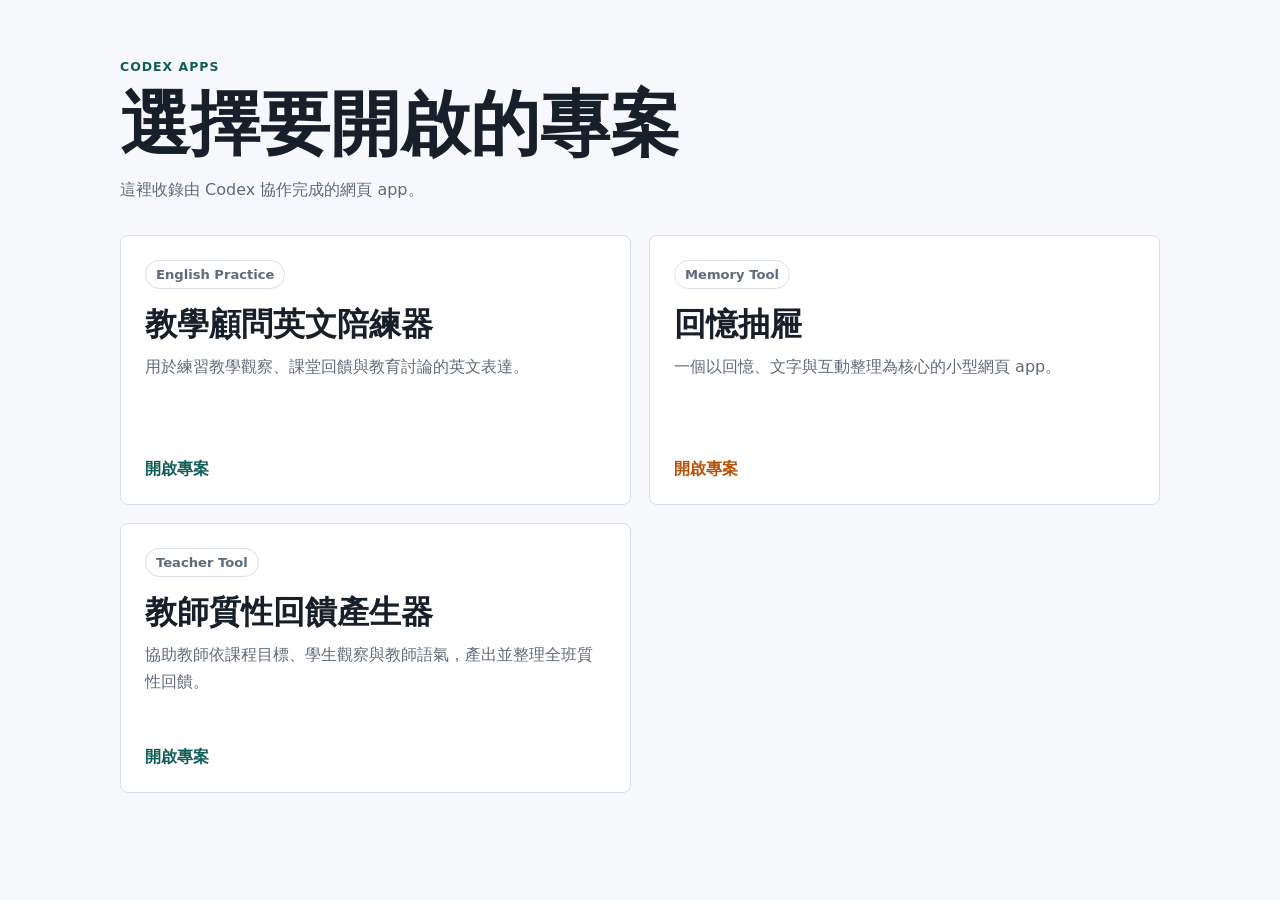
<file: index.html>
<!doctype html>
<html lang="zh-Hant">
  <head>
    <meta charset="UTF-8" />
    <meta name="viewport" content="width=device-width, initial-scale=1.0" />
    <title>Codex Apps</title>
    <style>
      :root {
        color-scheme: light;
        --ink: #17202a;
        --muted: #5f6b7a;
        --line: #d8dee8;
        --paper: #f7f8fb;
        --panel: #ffffff;
        --accent: #0f766e;
        --accent-dark: #115e59;
        --warm: #b45309;
      }
      * { box-sizing: border-box; }
      body {
        margin: 0;
        min-height: 100vh;
        font-family: Inter, ui-sans-serif, system-ui, -apple-system, BlinkMacSystemFont, "Segoe UI", sans-serif;
        background: var(--paper);
        color: var(--ink);
      }
      main {
        width: min(1040px, calc(100% - 32px));
        margin: 0 auto;
        padding: 56px 0;
      }
      header { margin-bottom: 32px; }
      p {
        color: var(--muted);
        font-size: 1rem;
        line-height: 1.7;
        margin: 0;
      }
      .eyebrow {
        color: var(--accent-dark);
        font-size: 0.78rem;
        font-weight: 800;
        letter-spacing: 0.08em;
        text-transform: uppercase;
      }
      h1 {
        font-size: clamp(2.2rem, 6vw, 4.4rem);
        line-height: 1;
        margin: 12px 0 16px;
        max-width: 820px;
      }
      .apps {
        display: grid;
        grid-template-columns: repeat(2, minmax(0, 1fr));
        gap: 18px;
      }
      .app-card {
        display: flex;
        min-height: 270px;
        flex-direction: column;
        justify-content: space-between;
        padding: 24px;
        border: 1px solid var(--line);
        border-radius: 8px;
        background: var(--panel);
        color: inherit;
        text-decoration: none;
        transition: border-color 160ms ease, transform 160ms ease, box-shadow 160ms ease;
      }
      .app-card:hover,
      .app-card:focus-visible {
        border-color: var(--accent);
        box-shadow: 0 16px 40px rgb(15 118 110 / 0.12);
        outline: none;
        transform: translateY(-2px);
      }
      .tag {
        display: inline-flex;
        width: fit-content;
        align-items: center;
        border: 1px solid var(--line);
        border-radius: 999px;
        padding: 6px 10px;
        color: var(--muted);
        font-size: 0.82rem;
        font-weight: 700;
      }
      h2 {
        margin: 18px 0 10px;
        font-size: clamp(1.45rem, 3vw, 2rem);
        line-height: 1.12;
      }
      .open {
        color: var(--accent-dark);
        font-weight: 800;
      }
      .memory .open { color: var(--warm); }
      @media (max-width: 760px) {
        main { padding: 36px 0; }
        .apps { grid-template-columns: 1fr; }
        .app-card { min-height: 230px; }
      }
    </style>
  </head>
  <body>
    <main>
      <header>
        <p class="eyebrow">Codex Apps</p>
        <h1>選擇要開啟的專案</h1>
        <p>這裡收錄由 Codex 協作完成的網頁 app。</p>
      </header>

      <section class="apps" aria-label="available apps">
        <a class="app-card" href="./teaching-consultant-english-coach/">
          <div>
            <span class="tag">English Practice</span>
            <h2>教學顧問英文陪練器</h2>
            <p>用於練習教學觀察、課堂回饋與教育討論的英文表達。</p>
          </div>
          <span class="open">開啟專案</span>
        </a>

        <a class="app-card memory" href="./memory-drawer/">
          <div>
            <span class="tag">Memory Tool</span>
            <h2>回憶抽屜</h2>
            <p>一個以回憶、文字與互動整理為核心的小型網頁 app。</p>
          </div>
          <span class="open">開啟專案</span>
        </a>

        <a class="app-card" href="./teacher-feedback-generator/">
          <div>
            <span class="tag">Teacher Tool</span>
            <h2>教師質性回饋產生器</h2>
            <p>協助教師依課程目標、學生觀察與教師語氣，產出並整理全班質性回饋。</p>
          </div>
          <span class="open">開啟專案</span>
        </a>
      </section>
    </main>
  </body>
</html>
</file>
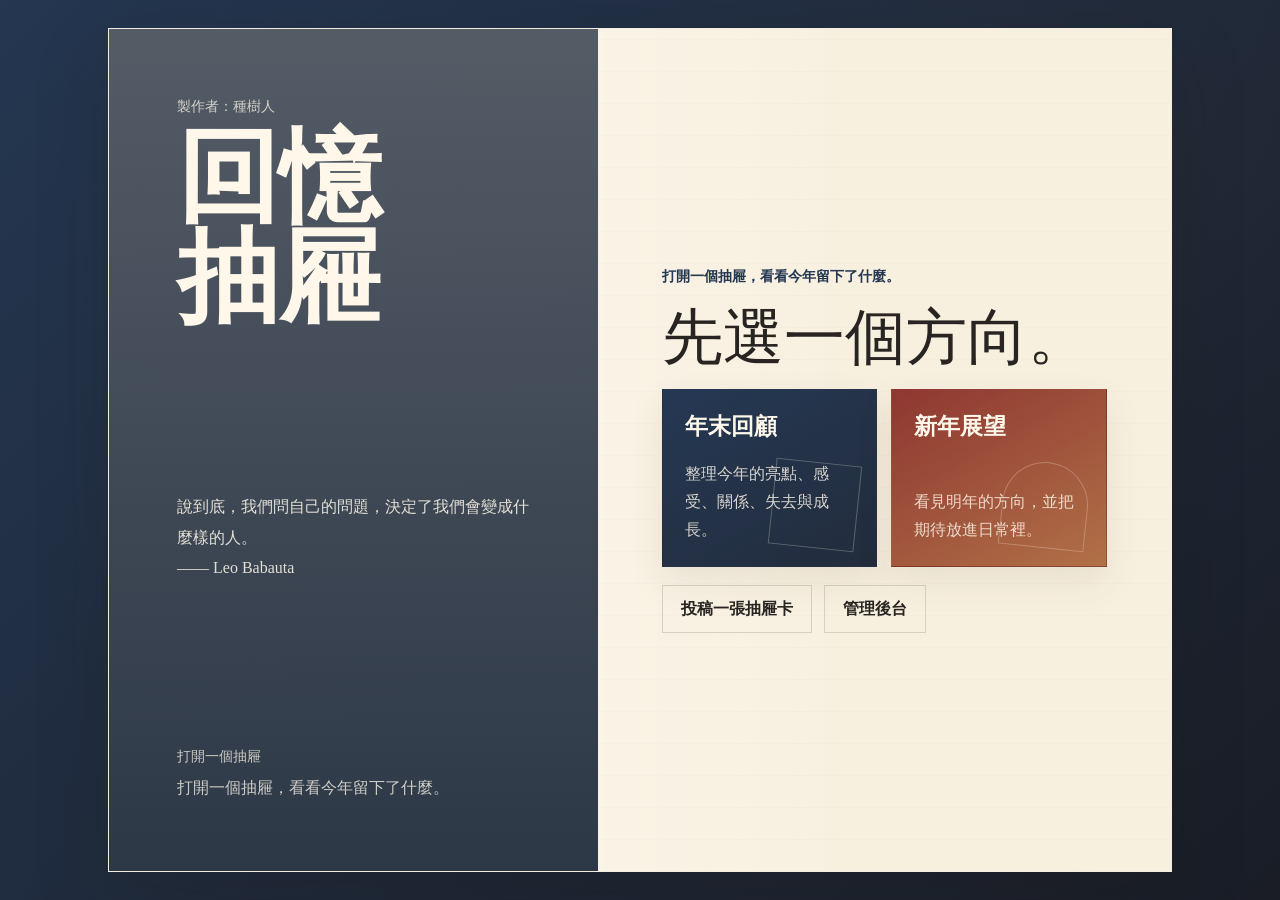
<file: memory-drawer/index.html>
<!doctype html>
<html lang="zh-Hant">
  <head>
    <meta charset="UTF-8" />
    <meta name="viewport" content="width=device-width, initial-scale=1.0" />
    <title>回憶抽屜</title>
    <link rel="stylesheet" href="styles.css" />
  </head>
  <body>
    <main id="app" class="app-shell"></main>
    <script src="app.js"></script>
  </body>
</html>
</file>
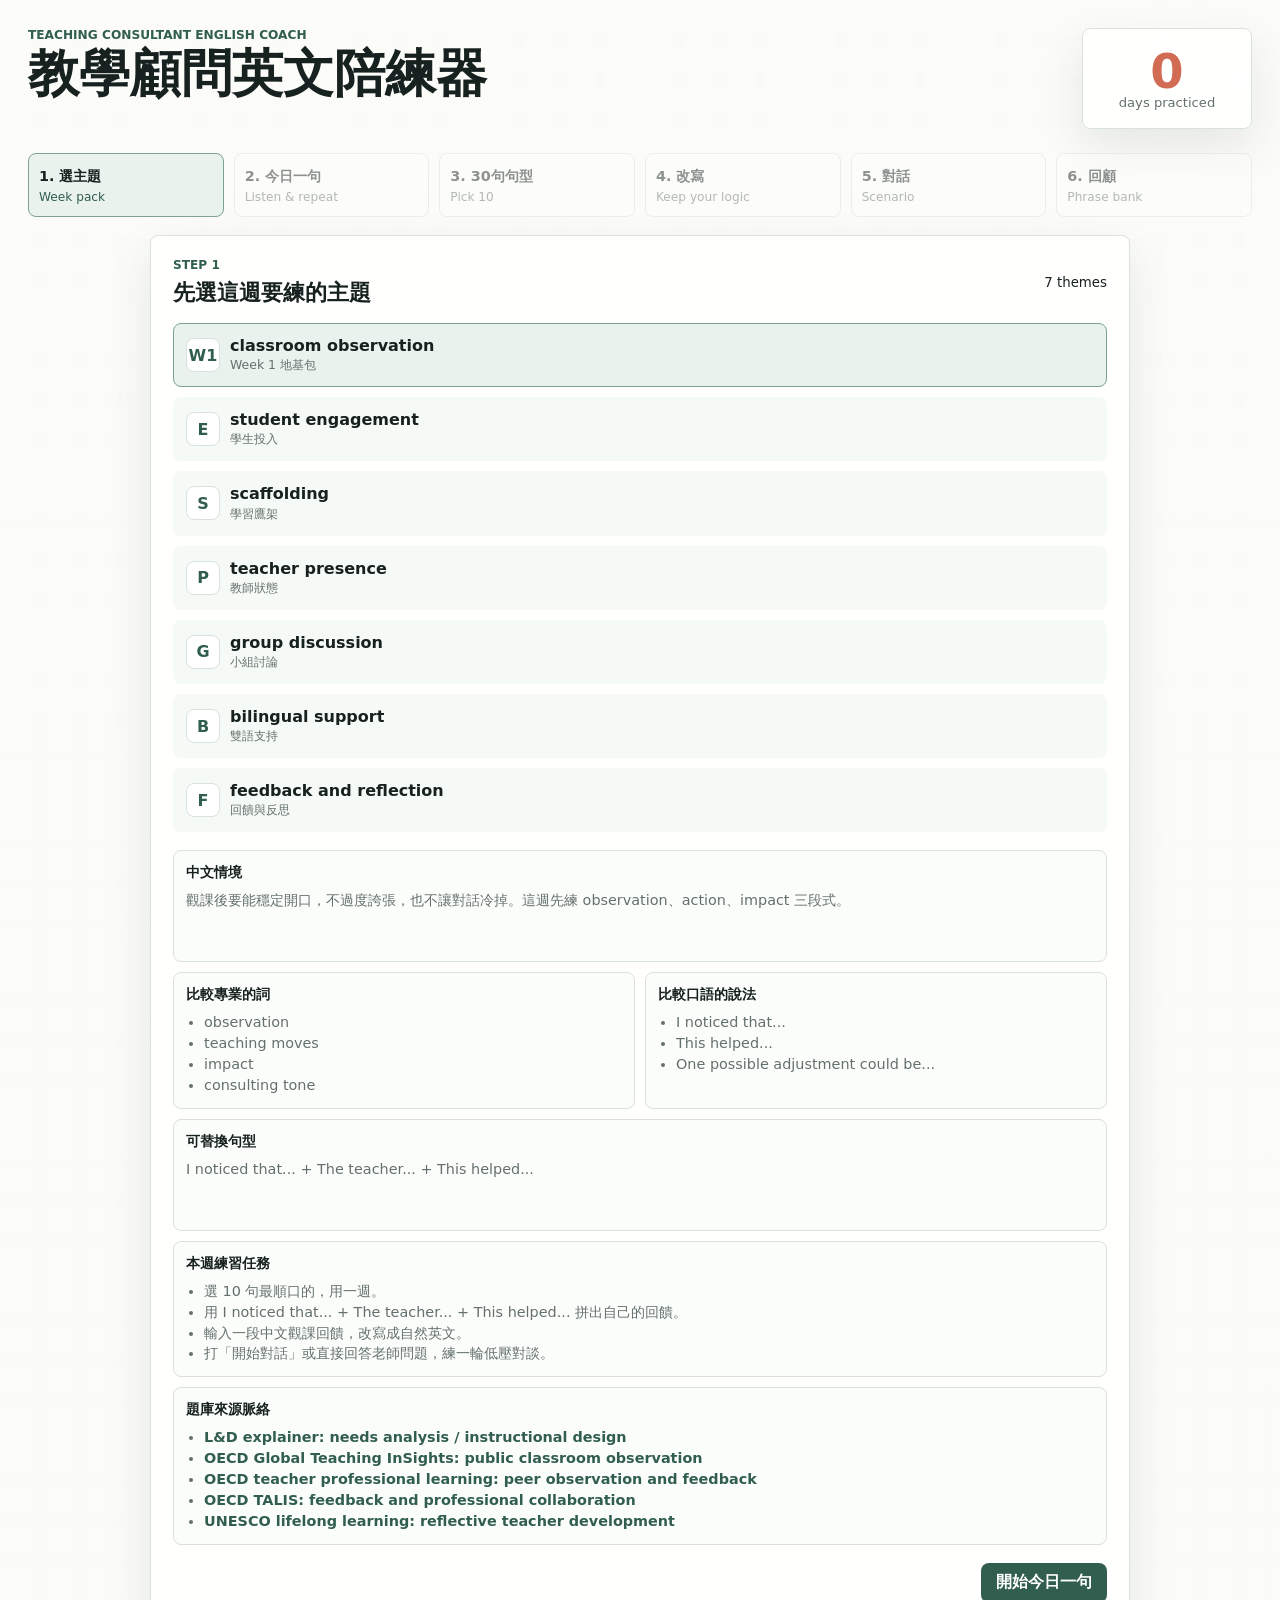
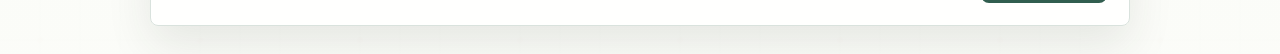
<file: teaching-consultant-english-coach/index.html>
<!doctype html>
<html lang="zh-Hant">
  <head>
    <meta charset="UTF-8" />
    <meta name="viewport" content="width=device-width, initial-scale=1.0" />
    <title>Teaching English Coach</title>
    <link rel="stylesheet" href="./styles.css" />
  </head>
  <body>
    <main class="app-shell">
      <header class="topbar">
        <div>
          <p class="eyebrow">Teaching Consultant English Coach</p>
          <h1>教學顧問英文陪練器</h1>
        </div>
        <div class="streak-panel" aria-label="learning progress">
          <span class="streak-number" id="streakCount">0</span>
          <span class="streak-label">days practiced</span>
        </div>
      </header>

      <nav class="stage-nav" id="stageNav" aria-label="learning steps"></nav>

      <section class="learning-flow" aria-label="progressive learning flow">
        <section class="stage-card" data-stage="0" aria-label="weekly themes">
          <div class="panel-header">
            <div>
              <p class="eyebrow">Step 1</p>
              <h2>先選這週要練的主題</h2>
            </div>
            <small id="themeCount">7 themes</small>
          </div>
          <div class="theme-list" id="themeList"></div>
          <div class="toolkit" id="themeToolkit"></div>
          <div class="stage-actions">
            <button class="primary-button" type="button" data-next-stage="1">開始今日一句</button>
          </div>
        </section>

        <section class="stage-card" data-stage="1" aria-label="daily prompt">
          <div class="panel-header">
            <div>
              <p class="eyebrow">Step 2</p>
              <h2 id="dailyTitle">今日一句</h2>
            </div>
            <button class="icon-button" id="completeTaskButton" type="button" aria-label="mark task complete" title="Mark complete">✓</button>
          </div>
          <div class="sentence-card">
            <p id="dailySentence"></p>
            <span class="source-pill" id="dailySource"></span>
            <div class="sentence-actions">
              <button class="ghost-button" id="speakButton" type="button">▶ Listen</button>
              <button class="ghost-button" id="favoriteDailyButton" type="button">♡ 喜歡</button>
              <button class="ghost-button" id="practiceDailyButton" type="button">↻ 再練</button>
            </div>
          </div>
          <div class="task-steps" id="taskSteps"></div>
          <div class="daily-question" id="dailyQuestion"></div>
          <div class="stage-actions">
            <button class="secondary-button" type="button" data-next-stage="0">回主題</button>
            <button class="primary-button" type="button" data-next-stage="2">看 30 句核心句</button>
          </div>
        </section>

        <section class="stage-card" data-stage="2" aria-label="core sentence patterns">
          <div class="panel-header compact">
            <div>
              <p class="eyebrow">Step 3</p>
              <h2>句型與專業詞卡</h2>
            </div>
          </div>
          <p class="stage-copy">先選 10 句你最順口的，不需要一次全部背起來。</p>
          <div class="source-note" id="coreSourceNote"></div>
          <div class="mode-switch" aria-label="sentence source">
            <button class="mode-button" id="builtInModeButton" type="button">內建句型</button>
            <button class="mode-button" id="savedModeButton" type="button">我的儲存句型</button>
          </div>
          <div class="question-bank" id="questionBank"></div>
          <div class="vocab-cards" id="vocabCards"></div>
          <div class="core-sentences" id="coreSentences"></div>
          <div class="stage-actions">
            <button class="secondary-button" type="button" data-next-stage="1">回今日一句</button>
            <button class="primary-button" type="button" data-next-stage="3">進入改寫練習</button>
          </div>
        </section>

        <section class="stage-card" data-stage="3" aria-label="rewrite practice">
          <div class="panel-header compact">
            <div>
              <p class="eyebrow">Step 4</p>
              <h2>把你的觀察改成英文</h2>
            </div>
          </div>
          <label class="field">
            <span>換成你的觀察句</span>
            <textarea id="dailyInput" rows="5" placeholder="例如：老師用圖片和手勢幫助學生理解課堂流程。"></textarea>
          </label>
          <div class="button-row">
            <button class="primary-button" id="rewriteDailyButton" type="button">產生回饋改寫</button>
            <button class="secondary-button" id="saveDailyButton" type="button">收藏到句庫</button>
          </div>
          <div class="feedback-box" id="dailyFeedback" aria-live="polite"></div>

          <div class="divider"></div>

          <label class="field">
            <span>或輸入一段完整中文觀察</span>
            <textarea id="rewriteInput" rows="7">老師自己看起來也很享受這門課，無論是在台前或者繞教室看學生狀況，都帶著韻律與熱情。</textarea>
          </label>
          <button class="primary-button full" id="rewriteButton" type="button">生成三種版本</button>
          <div class="rewrite-results" id="rewriteResults"></div>
          <div class="stage-actions">
            <button class="secondary-button" type="button" data-next-stage="2">回 30 句</button>
            <button class="primary-button" type="button" data-next-stage="4">進入情境對話</button>
          </div>
        </section>

        <section class="stage-card" data-stage="4" aria-label="scenario conversation">
          <div class="panel-header compact">
            <div>
              <p class="eyebrow">Step 5</p>
              <h2>觀課後回饋對話</h2>
            </div>
            <button class="ghost-button" id="resetDialogueButton" type="button">Reset</button>
          </div>
          <div class="chat-window" id="chatWindow"></div>
          <div class="chat-input-row">
            <input id="chatInput" type="text" placeholder="用英文或中文回答都可以" />
            <button class="primary-button" id="sendChatButton" type="button">Send</button>
          </div>
          <div class="stage-actions">
            <button class="secondary-button" type="button" data-next-stage="3">回改寫</button>
            <button class="primary-button" type="button" data-next-stage="5">看句庫與回顧</button>
          </div>
        </section>

        <section class="stage-card" data-stage="5" aria-label="phrase bank and weekly review">
          <div class="summary-grid">
            <section class="bank-panel" aria-label="personal sentence bank">
              <div class="panel-header compact">
                <div>
                  <p class="eyebrow">My Phrase Bank</p>
                  <h2>我的專業句庫</h2>
                </div>
                <select id="bankFilter" aria-label="filter phrase bank">
                  <option value="all">All</option>
                  <option value="opening">開場句</option>
                  <option value="praise">稱讚句</option>
                  <option value="observation">觀察句</option>
                  <option value="suggestion">建議句</option>
                  <option value="favorite">喜歡的句型</option>
                  <option value="practice">想再練習</option>
                  <option value="meeting">下次開會可用</option>
                </select>
              </div>
              <div class="phrase-bank" id="phraseBank"></div>
            </section>

            <section class="review-panel" aria-label="weekly review">
              <div class="panel-header compact">
                <div>
                  <p class="eyebrow">Weekly Review</p>
                  <h2>本週回顧</h2>
                </div>
              </div>
              <div class="review-stats">
                <div><strong id="completedCount">0</strong><span>完成任務</span></div>
                <div><strong id="savedCount">0</strong><span>收藏句子</span></div>
                <div><strong id="practiceCount">0</strong><span>對話輪次</span></div>
              </div>
              <p class="review-copy" id="weeklyReview"></p>
            </section>
          </div>
          <div class="stage-actions">
            <button class="secondary-button" type="button" data-next-stage="4">回對話練習</button>
            <button class="primary-button" type="button" data-next-stage="0">回到主題</button>
          </div>
        </section>
      </section>
    </main>

    <script src="./app.js"></script>
  </body>
</html>
</file>
<file: memory-drawer/styles.css>
:root {
  --ink: #272421;
  --muted: #71695f;
  --paper: #f8f0df;
  --paper-soft: #fff9ec;
  --blue: #253853;
  --blue-soft: #d9e2ea;
  --red: #8e3731;
  --gold: #b58b49;
  --wood: #6e5542;
  --accent: var(--blue);
  --accent-soft: var(--blue-soft);
  --line: rgba(43, 37, 29, 0.16);
  --shadow: 0 26px 70px rgba(30, 25, 18, 0.18);
}

* {
  box-sizing: border-box;
}

body {
  min-height: 100vh;
  margin: 0;
  color: var(--ink);
  font-family:
    ui-serif, "Noto Serif TC", "Songti TC", "PingFang TC", "Microsoft JhengHei",
    serif;
  background:
    linear-gradient(135deg, rgba(37, 56, 83, 0.92), rgba(25, 27, 35, 0.82)),
    radial-gradient(circle at 82% 14%, rgba(181, 139, 73, 0.24), transparent 34%),
    #1d2634;
}

button,
input,
textarea,
select {
  font: inherit;
}

button {
  cursor: pointer;
}

.app-shell {
  width: min(1120px, 100%);
  min-height: 100vh;
  margin: 0 auto;
  padding: 28px;
  display: grid;
  align-items: center;
}

.frame {
  min-height: calc(100vh - 56px);
  display: grid;
  grid-template-columns: minmax(0, 0.92fr) minmax(320px, 1.08fr);
  border: 1px solid rgba(255, 249, 236, 0.28);
  background: rgba(255, 249, 236, 0.92);
  box-shadow: var(--shadow);
  overflow: hidden;
}

.frame.mode-year_review {
  --accent: var(--blue);
  --accent-soft: #dce7ef;
  background: rgba(241, 237, 226, 0.94);
}

.frame.mode-new_year {
  --accent: var(--red);
  --accent-soft: #f4d8cc;
  background: rgba(255, 245, 229, 0.95);
}

.side {
  padding: clamp(28px, 6vw, 68px);
  color: #fff8ea;
  background:
    linear-gradient(180deg, rgba(24, 37, 55, 0.72), rgba(24, 37, 55, 0.9)),
    url("data:image/svg+xml,%3Csvg xmlns='http://www.w3.org/2000/svg' width='320' height='320' viewBox='0 0 320 320'%3E%3Cg fill='none' stroke='%23f6dfb8' stroke-opacity='.16'%3E%3Cpath d='M34 60h252v68H34zM34 142h252v68H34zM34 224h252v54H34z'/%3E%3Cpath d='M154 93h22M154 175h22M154 251h22' stroke-linecap='round'/%3E%3C/g%3E%3C/svg%3E");
  display: flex;
  flex-direction: column;
  justify-content: space-between;
  gap: 32px;
}

.mode-new_year .side {
  background:
    linear-gradient(180deg, rgba(142, 55, 49, 0.7), rgba(93, 55, 42, 0.9)),
    url("data:image/svg+xml,%3Csvg xmlns='http://www.w3.org/2000/svg' width='320' height='320' viewBox='0 0 320 320'%3E%3Cg fill='none' stroke='%23fff3dd' stroke-opacity='.18'%3E%3Cpath d='M160 44v232M86 112c46 8 102 8 148 0M96 184c38 10 90 10 128 0'/%3E%3Cpath d='M84 256c18-27 45-43 76-43s58 16 76 43'/%3E%3C/g%3E%3C/svg%3E");
}

.mode-year_review .side {
  background:
    linear-gradient(180deg, rgba(24, 37, 55, 0.72), rgba(24, 37, 55, 0.9)),
    url("data:image/svg+xml,%3Csvg xmlns='http://www.w3.org/2000/svg' width='320' height='320' viewBox='0 0 320 320'%3E%3Cg fill='none' stroke='%23f6dfb8' stroke-opacity='.16'%3E%3Cpath d='M34 60h252v68H34zM34 142h252v68H34zM34 224h252v54H34z'/%3E%3Cpath d='M154 93h22M154 175h22M154 251h22' stroke-linecap='round'/%3E%3C/g%3E%3C/svg%3E");
}

.brand {
  display: grid;
  gap: 12px;
}

.maker,
.eyebrow {
  color: rgba(255, 248, 234, 0.75);
  font-size: 0.9rem;
  letter-spacing: 0;
}

h1,
h2,
h3,
p {
  margin: 0;
}

h1 {
  font-size: clamp(3rem, 8vw, 6.5rem);
  font-weight: 600;
  line-height: 0.98;
}

h2 {
  font-size: clamp(2rem, 4.8vw, 4rem);
  font-weight: 560;
  line-height: 1.1;
}

h3 {
  font-size: 1.25rem;
  font-weight: 600;
}

.quote {
  max-width: 33rem;
  color: rgba(255, 248, 234, 0.86);
  line-height: 1.9;
}

.mode-line {
  margin-top: 8px;
  max-width: 24rem;
  color: rgba(255, 248, 234, 0.76);
  line-height: 1.8;
}

.content {
  padding: clamp(24px, 5.4vw, 64px);
  background:
    linear-gradient(90deg, rgba(255, 255, 255, 0.22), transparent 42%),
    repeating-linear-gradient(0deg, transparent 0 31px, rgba(77, 65, 48, 0.035) 32px),
    var(--paper);
  display: grid;
  align-content: center;
  gap: 26px;
}

.mode-new_year .content {
  background:
    linear-gradient(135deg, rgba(255, 255, 255, 0.34), transparent 48%),
    repeating-linear-gradient(0deg, transparent 0 31px, rgba(110, 85, 66, 0.04) 32px),
    #fff3df;
}

.mode-year_review .content {
  background:
    linear-gradient(90deg, rgba(255, 255, 255, 0.22), transparent 42%),
    repeating-linear-gradient(0deg, transparent 0 31px, rgba(44, 57, 76, 0.045) 32px),
    #f3efe4;
}

.content .eyebrow {
  color: var(--accent);
  font-weight: 700;
}

.stack {
  display: grid;
  gap: 18px;
}

.actions {
  display: flex;
  flex-wrap: wrap;
  gap: 12px;
  align-items: center;
}

.button {
  min-height: 48px;
  border: 1px solid transparent;
  padding: 12px 18px;
  color: #fff9ec;
  background: var(--accent);
  font-weight: 600;
}

.button.secondary {
  color: var(--ink);
  background: transparent;
  border-color: var(--line);
}

.button.warm {
  background: var(--red);
}

.button.ghost {
  color: var(--blue);
  background: rgba(255, 249, 236, 0.68);
  border-color: rgba(37, 56, 83, 0.18);
}

.button:disabled {
  opacity: 0.45;
  cursor: not-allowed;
}

.mode-grid {
  display: grid;
  grid-template-columns: repeat(2, minmax(0, 1fr));
  gap: 14px;
}

.mode-card,
.question-card,
.panel,
.share-card-preview {
  border: 1px solid var(--line);
  background: rgba(255, 249, 236, 0.78);
  box-shadow: 0 14px 34px rgba(68, 50, 31, 0.09);
}

.mode-card {
  min-height: 176px;
  padding: 22px;
  text-align: left;
  display: grid;
  align-content: space-between;
  gap: 18px;
  position: relative;
  overflow: hidden;
}

.mode-card.year {
  color: #fff8ea;
  border-top: 0;
  background:
    linear-gradient(150deg, rgba(37, 56, 83, 0.95), rgba(34, 43, 58, 0.9)),
    var(--blue);
}

.mode-card.new {
  color: #fff8ea;
  border-top: 0;
  background:
    linear-gradient(150deg, rgba(142, 55, 49, 0.95), rgba(185, 125, 76, 0.82)),
    var(--red);
}

.mode-card::after {
  content: "";
  width: 84px;
  height: 84px;
  border: 1px solid rgba(255, 248, 234, 0.26);
  position: absolute;
  right: 18px;
  bottom: 18px;
  transform: rotate(6deg);
}

.mode-card.new::after {
  border-radius: 999px 999px 10px 10px;
}

.mode-card strong {
  display: block;
  font-size: 1.45rem;
}

.mode-card span,
.helper,
.small {
  color: var(--muted);
  line-height: 1.75;
}

.mode-card span {
  color: rgba(255, 248, 234, 0.82);
}

.number-row {
  display: grid;
  grid-template-columns: minmax(120px, 190px) auto;
  gap: 12px;
  align-items: center;
}

.field,
.textarea,
.select {
  width: 100%;
  border: 1px solid var(--line);
  color: var(--ink);
  background: rgba(255, 255, 255, 0.52);
  outline: none;
}

.field,
.select {
  min-height: 52px;
  padding: 12px 14px;
}

.field.number {
  font-size: 2rem;
  text-align: center;
}

.textarea {
  min-height: 156px;
  padding: 16px;
  line-height: 1.8;
  resize: vertical;
}

.question-card {
  padding: clamp(24px, 5vw, 48px);
  display: grid;
  gap: 18px;
}

.category {
  color: var(--accent);
  font-weight: 700;
}

.question-text {
  font-size: clamp(1.9rem, 4vw, 3.2rem);
  line-height: 1.28;
}

.panel {
  padding: 22px;
  display: grid;
  gap: 14px;
}

.safety-card {
  padding: 18px;
  border: 1px solid rgba(142, 55, 49, 0.24);
  background: rgba(255, 246, 230, 0.78);
  display: grid;
  gap: 12px;
}

.safety-card.urgent {
  border-color: rgba(142, 55, 49, 0.48);
  background: rgba(255, 236, 222, 0.92);
}

.safety-card span {
  color: var(--red);
  font-size: 0.9rem;
  font-weight: 700;
}

.safety-card h3 {
  color: var(--red);
}

.safety-card p {
  color: var(--ink);
  line-height: 1.75;
}

.resource-grid {
  display: grid;
  grid-template-columns: repeat(5, minmax(0, 1fr));
  gap: 8px;
}

.resource-grid a {
  min-height: 46px;
  padding: 10px;
  color: #fff9ec;
  background: var(--red);
  text-align: center;
  text-decoration: none;
  display: grid;
  place-items: center;
  font-weight: 700;
}

.safety-card .resource-note {
  color: var(--muted);
  font-size: 0.92rem;
}

.summary-block {
  padding: 18px 0;
  border-top: 1px solid var(--line);
  display: grid;
  gap: 10px;
}

.summary-block:first-child {
  border-top: 0;
  padding-top: 0;
}

.toolbar {
  display: flex;
  flex-wrap: wrap;
  gap: 10px 18px;
}

.check {
  display: inline-flex;
  gap: 8px;
  align-items: center;
  color: var(--muted);
}

.option-grid {
  display: grid;
  grid-template-columns: repeat(3, minmax(0, 1fr));
  gap: 10px;
}

.action-option {
  min-height: 132px;
  padding: 14px;
  border: 1px solid var(--line);
  background: rgba(255, 255, 255, 0.42);
  display: grid;
  grid-template-columns: auto 1fr;
  gap: 10px;
  align-items: start;
}

.action-option:has(input:checked) {
  border-color: color-mix(in srgb, var(--accent), transparent 30%);
  background: color-mix(in srgb, var(--accent-soft), white 50%);
}

.action-option strong,
.action-option small {
  display: block;
}

.action-option strong {
  margin-bottom: 8px;
}

.action-option small {
  color: var(--muted);
  line-height: 1.6;
}

.admin-view {
  align-content: start;
}

.admin-stats {
  display: grid;
  grid-template-columns: repeat(3, minmax(0, 1fr));
  gap: 10px;
}

.stat-card,
.admin-section,
.admin-record {
  border: 1px solid var(--line);
  background: rgba(255, 255, 255, 0.44);
}

.stat-card {
  min-height: 94px;
  padding: 16px;
  display: grid;
  align-content: center;
  gap: 6px;
}

.stat-card strong {
  color: var(--accent);
  font-size: 2rem;
  line-height: 1;
}

.stat-card span,
.record-meta,
.record-sub {
  color: var(--muted);
}

.admin-section {
  padding: 18px;
  display: grid;
  gap: 12px;
}

.admin-section-title {
  display: flex;
  justify-content: space-between;
  gap: 12px;
  align-items: baseline;
}

.admin-section-title span {
  color: var(--muted);
  font-size: 0.92rem;
}

.admin-record {
  padding: 14px;
  display: grid;
  gap: 8px;
}

.admin-record strong {
  line-height: 1.55;
}

.admin-record p {
  color: var(--muted);
  line-height: 1.65;
}

.record-meta,
.record-sub {
  font-size: 0.88rem;
}

.share-layout {
  display: grid;
  grid-template-columns: minmax(250px, 0.9fr) minmax(280px, 1.1fr);
  gap: 18px;
  align-items: start;
}

.share-card-preview {
  aspect-ratio: 1 / 1;
  padding: clamp(24px, 4.6vw, 44px);
  display: grid;
  align-content: center;
  justify-items: center;
  gap: 24px;
  text-align: center;
  overflow: hidden;
  position: relative;
}

.share-card-preview::before,
.share-card-preview::after {
  content: "";
  position: absolute;
  pointer-events: none;
}

.share-card-preview::before {
  inset: 22px;
  border: 1px solid rgba(39, 36, 33, 0.14);
}

.share-card-preview::after {
  width: 42%;
  height: 1px;
  left: 29%;
  bottom: 25%;
  background: rgba(39, 36, 33, 0.18);
}

.share-card-preview p {
  max-width: 92%;
  line-height: 1.75;
  position: relative;
  z-index: 1;
}

.share-card-preview .app-name {
  font-size: 1rem;
  color: rgba(39, 36, 33, 0.72);
}

.share-card-preview .main {
  font-size: clamp(1.45rem, 3vw, 2.2rem);
  font-weight: 650;
}

.share-card-preview .answer {
  font-size: clamp(1rem, 2vw, 1.25rem);
  color: rgba(39, 36, 33, 0.78);
  text-align: left;
}

.share-card-preview .credit {
  font-size: 0.88rem;
  color: rgba(39, 36, 33, 0.62);
}

.saved-question-card {
  min-height: min(620px, 68vh);
  aspect-ratio: 4 / 5;
  width: min(430px, 100%);
  justify-self: center;
  padding: clamp(28px, 5vw, 48px);
  border: 1px solid rgba(255, 248, 234, 0.55);
  box-shadow: 0 22px 52px rgba(40, 30, 20, 0.16);
  display: grid;
  align-content: center;
  justify-items: center;
  gap: 22px;
  text-align: center;
  position: relative;
  overflow: hidden;
}

.saved-question-card::before,
.saved-question-card::after {
  content: "";
  position: absolute;
  pointer-events: none;
}

.saved-question-card::before {
  inset: 26px;
  border: 1px solid rgba(39, 36, 33, 0.14);
}

.saved-question-card::after {
  width: 46%;
  height: 1px;
  left: 27%;
  bottom: 26%;
  background: rgba(39, 36, 33, 0.18);
}

.saved-question-card p {
  margin: 0;
  max-width: 88%;
  position: relative;
  z-index: 1;
}

.saved-question-card .app-name {
  color: rgba(39, 36, 33, 0.66);
  font-size: 1rem;
}

.saved-question-card .category-label {
  color: var(--accent);
  font-size: 0.92rem;
  font-weight: 700;
}

.saved-question-card .main {
  color: var(--ink);
  font-size: clamp(1.8rem, 4.6vw, 2.8rem);
  font-weight: 650;
  line-height: 1.36;
}

.saved-question-card .credit {
  color: rgba(39, 36, 33, 0.58);
  font-size: 0.9rem;
}

.maker-watermark {
  width: clamp(58px, 14vw, 86px);
  height: clamp(58px, 14vw, 86px);
  object-fit: contain;
  opacity: 0.2;
  position: absolute;
  right: clamp(24px, 5vw, 42px);
  bottom: clamp(24px, 5vw, 42px);
  z-index: 1;
}

.saved-question-card.night_drawer .app-name,
.saved-question-card.night_drawer .category-label,
.saved-question-card.night_drawer .main,
.saved-question-card.night_drawer .credit {
  color: rgba(255, 248, 234, 0.86);
}

.year_review_blue {
  background:
    radial-gradient(circle at 78% 18%, rgba(243, 218, 158, 0.34), transparent 18%),
    linear-gradient(90deg, rgba(255, 248, 226, 0.74) 0 13%, transparent 13% 87%, rgba(255, 248, 226, 0.5) 87%),
    repeating-linear-gradient(0deg, rgba(255, 255, 255, 0.16) 0 1px, transparent 1px 34px),
    linear-gradient(145deg, #243752 0%, #dbe4e9 42%, #f7eedb 72%, #b9cbd8 100%);
}

.year_review_blue::before {
  border-color: rgba(248, 238, 212, 0.5);
  box-shadow: inset 0 0 0 12px rgba(36, 55, 82, 0.08);
}

.year_review_blue::after {
  background: rgba(37, 56, 83, 0.28);
}

.new_year_red {
  background:
    radial-gradient(circle at 78% 18%, rgba(255, 244, 199, 0.72), transparent 22%),
    radial-gradient(circle at 18% 82%, rgba(142, 55, 49, 0.18), transparent 24%),
    linear-gradient(90deg, rgba(181, 139, 73, 0.18) 0 1px, transparent 1px 38px),
    linear-gradient(145deg, #8e3731 0%, #d99675 32%, #fff4df 66%, #f1c69b 100%);
}

.new_year_red::before {
  border-color: rgba(142, 55, 49, 0.22);
  box-shadow: inset 0 0 0 12px rgba(255, 248, 226, 0.22);
}

.new_year_red::after {
  background: rgba(142, 55, 49, 0.24);
}

.paper_warm {
  background: repeating-linear-gradient(0deg, #fff8e9 0 30px, #f4ead5 31px);
}

.night_drawer {
  color: #fff8ea;
  background: linear-gradient(135deg, #1f2f48, #2c2730 60%, #745638);
}

.night_drawer .app-name,
.night_drawer .answer,
.night_drawer .credit {
  color: rgba(255, 248, 234, 0.76);
}

.minimal_white {
  background: #fffdf7;
}

.toast {
  padding: 14px 16px;
  color: #fff9ec;
  background: rgba(37, 56, 83, 0.92);
}

.hidden {
  display: none;
}

@media (max-width: 820px) {
  .app-shell {
    padding: 0;
  }

  .frame {
    min-height: 100vh;
    grid-template-columns: 1fr;
  }

  .side {
    min-height: 34vh;
  }

  .mode-grid,
  .option-grid,
  .admin-stats,
  .resource-grid,
  .share-layout {
    grid-template-columns: 1fr;
  }

  .number-row {
    grid-template-columns: 1fr;
  }
}
</file>
<file: teaching-consultant-english-coach/styles.css>
:root {
  color-scheme: light;
  --ink: #17211f;
  --muted: #64706c;
  --line: #d9e2dd;
  --paper: #fbfcf8;
  --panel: #ffffff;
  --sage: #7da28f;
  --sage-dark: #315e4f;
  --coral: #d26b54;
  --gold: #c7963f;
  --sky: #6d91af;
  --shadow: 0 18px 45px rgba(35, 49, 43, 0.1);
}

* {
  box-sizing: border-box;
}

body {
  margin: 0;
  min-height: 100vh;
  background:
    linear-gradient(rgba(251, 252, 248, 0.9), rgba(251, 252, 248, 0.96)),
    url("data:image/svg+xml,%3Csvg xmlns='http://www.w3.org/2000/svg' width='160' height='160' viewBox='0 0 160 160'%3E%3Cg fill='none' stroke='%23dbe5de' stroke-width='1'%3E%3Cpath d='M0 40h160M0 80h160M0 120h160M40 0v160M80 0v160M120 0v160'/%3E%3C/g%3E%3Ccircle cx='40' cy='40' r='3' fill='%23d26b54' fill-opacity='.18'/%3E%3Ccircle cx='120' cy='80' r='3' fill='%236d91af' fill-opacity='.18'/%3E%3C/svg%3E");
  color: var(--ink);
  font-family:
    Inter, ui-sans-serif, system-ui, -apple-system, BlinkMacSystemFont, "Segoe UI",
    "Noto Sans TC", sans-serif;
}

button,
input,
textarea,
select {
  font: inherit;
}

button {
  cursor: pointer;
}

.app-shell {
  width: min(1440px, 100%);
  margin: 0 auto;
  padding: 28px;
}

.topbar {
  display: flex;
  align-items: stretch;
  justify-content: space-between;
  gap: 20px;
  margin-bottom: 24px;
}

.eyebrow {
  margin: 0 0 6px;
  color: var(--sage-dark);
  font-size: 0.76rem;
  font-weight: 800;
  letter-spacing: 0;
  text-transform: uppercase;
}

h1,
h2,
p {
  margin-top: 0;
}

h1 {
  margin-bottom: 0;
  font-size: clamp(2rem, 4vw, 4.4rem);
  line-height: 0.98;
  letter-spacing: 0;
}

h2 {
  margin-bottom: 0;
  font-size: 1.35rem;
  letter-spacing: 0;
}

.streak-panel,
.sidebar,
.daily-panel,
.rewrite-panel,
.dialogue-panel,
.bank-panel,
.review-panel {
  background: rgba(255, 255, 255, 0.9);
  border: 1px solid var(--line);
  box-shadow: var(--shadow);
}

.streak-panel {
  min-width: 170px;
  display: grid;
  place-items: center;
  padding: 18px;
  border-radius: 8px;
  text-align: center;
}

.streak-number {
  display: block;
  font-size: 3rem;
  font-weight: 900;
  color: var(--coral);
  line-height: 1;
}

.streak-label {
  color: var(--muted);
  font-size: 0.82rem;
}

.stage-nav {
  display: grid;
  grid-template-columns: repeat(6, minmax(0, 1fr));
  gap: 10px;
  margin-bottom: 18px;
}

.stage-tab {
  min-height: 64px;
  display: grid;
  align-content: center;
  gap: 4px;
  padding: 10px;
  background: rgba(255, 255, 255, 0.82);
  border: 1px solid var(--line);
  border-radius: 8px;
  color: var(--muted);
  text-align: left;
}

.stage-tab strong {
  color: var(--ink);
  font-size: 0.9rem;
}

.stage-tab span {
  font-size: 0.76rem;
}

.stage-tab.active {
  background: #e9f2ed;
  border-color: var(--sage);
  color: var(--sage-dark);
}

.stage-tab.locked {
  cursor: not-allowed;
  opacity: 0.48;
}

.learning-flow {
  min-height: 620px;
}

.stage-card {
  display: none;
  width: min(980px, 100%);
  margin: 0 auto;
  padding: 22px;
  background: rgba(255, 255, 255, 0.92);
  border: 1px solid var(--line);
  border-radius: 8px;
  box-shadow: var(--shadow);
}

.stage-card.active {
  display: block;
}

.stage-copy {
  margin-bottom: 16px;
  color: var(--muted);
  line-height: 1.55;
}

.stage-actions {
  display: flex;
  justify-content: flex-end;
  gap: 10px;
  margin-top: 18px;
}

.divider {
  height: 1px;
  margin: 22px 0;
  background: var(--line);
}

.summary-grid {
  display: grid;
  grid-template-columns: 1.1fr 0.9fr;
  gap: 18px;
}

.stage-card .bank-panel,
.stage-card .review-panel {
  padding: 0;
  background: transparent;
  border: 0;
  border-radius: 0;
  box-shadow: none;
}

.practice-grid {
  display: grid;
  grid-template-columns: 290px minmax(360px, 1.4fr) minmax(330px, 0.95fr);
  gap: 18px;
  align-items: start;
}

.lower-grid {
  display: grid;
  grid-template-columns: 1.25fr 1fr 0.8fr;
  gap: 18px;
  margin-top: 18px;
}

.sidebar,
.daily-panel,
.rewrite-panel,
.dialogue-panel,
.bank-panel,
.review-panel {
  border-radius: 8px;
  padding: 18px;
}

.section-heading,
.panel-header {
  display: flex;
  align-items: center;
  justify-content: space-between;
  gap: 12px;
  margin-bottom: 16px;
}

.section-heading span {
  font-weight: 900;
}

.section-heading small {
  color: var(--muted);
}

.compact {
  margin-bottom: 14px;
}

.theme-list {
  display: grid;
  gap: 10px;
}

.theme-button {
  width: 100%;
  display: grid;
  grid-template-columns: 34px 1fr;
  gap: 10px;
  align-items: center;
  padding: 12px;
  background: #f6faf6;
  border: 1px solid transparent;
  border-radius: 8px;
  color: var(--ink);
  text-align: left;
}

.theme-button.active {
  background: #e9f2ed;
  border-color: var(--sage);
}

.theme-icon {
  width: 34px;
  height: 34px;
  display: grid;
  place-items: center;
  background: var(--panel);
  border: 1px solid var(--line);
  border-radius: 8px;
  color: var(--sage-dark);
  font-weight: 900;
}

.theme-title {
  display: block;
  font-weight: 850;
  line-height: 1.2;
}

.theme-subtitle {
  display: block;
  color: var(--muted);
  font-size: 0.78rem;
  margin-top: 2px;
}

.icon-button,
.ghost-button,
.primary-button,
.secondary-button {
  min-height: 40px;
  border-radius: 8px;
  border: 1px solid transparent;
  padding: 0 14px;
  font-weight: 800;
}

.icon-button {
  width: 42px;
  padding: 0;
  background: var(--sage-dark);
  color: white;
  font-size: 1.2rem;
}

.ghost-button {
  background: #f7f9f7;
  border-color: var(--line);
  color: var(--sage-dark);
}

.primary-button {
  background: var(--sage-dark);
  color: white;
}

.secondary-button {
  background: #fff8ed;
  border-color: #efd8a8;
  color: #815d18;
}

.full {
  width: 100%;
}

.sentence-card {
  padding: 18px;
  background: #17211f;
  color: white;
  border-radius: 8px;
  margin-bottom: 14px;
}

.sentence-card p {
  font-size: 1.36rem;
  line-height: 1.45;
  margin-bottom: 12px;
}

.source-pill {
  display: inline-flex;
  max-width: 100%;
  margin-bottom: 16px;
  padding: 5px 9px;
  border: 1px solid rgba(255, 255, 255, 0.22);
  border-radius: 999px;
  color: rgba(255, 255, 255, 0.78);
  font-size: 0.76rem;
  font-weight: 800;
}

.sentence-actions {
  display: flex;
  flex-wrap: wrap;
  gap: 8px;
}

.daily-question,
.question-bank {
  padding: 14px;
  border: 1px solid var(--line);
  border-radius: 8px;
  background: #fff8ed;
  color: #74531a;
  line-height: 1.5;
  margin-bottom: 16px;
}

.daily-question strong,
.question-bank strong {
  display: block;
  margin-bottom: 6px;
  color: var(--ink);
}

.question-bank {
  display: grid;
  gap: 10px;
  background: #fbfdfb;
  color: var(--muted);
}

.question-bank ul {
  margin: 0;
  padding-left: 18px;
}

.question-bank li {
  margin: 6px 0;
}

.source-note {
  padding: 12px 14px;
  border: 1px solid var(--line);
  border-radius: 8px;
  background: #f7f9f7;
  color: var(--muted);
  line-height: 1.5;
  margin-bottom: 12px;
}

.source-note strong {
  color: var(--ink);
}

.mode-switch {
  display: inline-flex;
  gap: 6px;
  padding: 5px;
  border: 1px solid var(--line);
  border-radius: 8px;
  background: white;
  margin-bottom: 14px;
}

.mode-button {
  min-height: 34px;
  padding: 0 12px;
  border: 0;
  border-radius: 6px;
  background: transparent;
  color: var(--muted);
  font-weight: 900;
}

.mode-button.active {
  background: #e9f2ed;
  color: var(--sage-dark);
}

.vocab-cards {
  display: grid;
  grid-template-columns: repeat(2, minmax(0, 1fr));
  gap: 12px;
  margin-bottom: 16px;
}

.vocab-card {
  display: grid;
  gap: 10px;
  padding: 14px;
  border: 1px solid var(--line);
  border-radius: 8px;
  background: white;
}

.vocab-card h3 {
  margin: 8px 0 2px;
  font-size: 1.25rem;
}

.vocab-card p {
  margin-bottom: 0;
  color: var(--muted);
  line-height: 1.5;
}

.vocab-zh {
  color: var(--sage-dark) !important;
  font-weight: 900;
}

.vocab-card blockquote {
  margin: 0;
  padding: 10px 12px;
  border-left: 3px solid var(--coral);
  background: #fff8ed;
  color: #74531a;
  line-height: 1.45;
}

.mini-save-button {
  justify-self: end;
  min-height: 30px;
  padding: 0 10px;
  border: 1px solid #efd8a8;
  border-radius: 8px;
  background: #fff8ed;
  color: #815d18;
  font-size: 0.8rem;
  font-weight: 900;
}

.task-steps {
  display: grid;
  gap: 8px;
  margin-bottom: 16px;
}

.task-step {
  display: flex;
  gap: 9px;
  align-items: flex-start;
  color: var(--muted);
}

.task-step::before {
  content: "";
  width: 8px;
  height: 8px;
  margin-top: 8px;
  border-radius: 999px;
  background: var(--coral);
  flex: 0 0 auto;
}

.toolkit {
  display: grid;
  grid-template-columns: 1fr 1fr;
  gap: 10px;
  margin: 18px 0 16px;
}

.toolkit-card {
  min-height: 112px;
  padding: 12px;
  border: 1px solid var(--line);
  border-radius: 8px;
  background: #fbfdfb;
}

.toolkit-card.wide {
  grid-column: 1 / -1;
}

.toolkit-card h3 {
  margin: 0 0 8px;
  font-size: 0.88rem;
}

.toolkit-card p,
.toolkit-card li {
  color: var(--muted);
  line-height: 1.45;
  font-size: 0.9rem;
}

.toolkit-card p {
  margin-bottom: 0;
}

.toolkit-card ul {
  margin: 0;
  padding-left: 18px;
}

.toolkit-card a {
  color: var(--sage-dark);
  font-weight: 800;
  text-decoration: none;
}

.core-sentences {
  display: grid;
  gap: 10px;
  margin-bottom: 16px;
}

.sentence-group {
  border: 1px solid var(--line);
  border-radius: 8px;
  background: #fbfdfb;
  overflow: hidden;
}

.sentence-group summary {
  display: flex;
  align-items: center;
  justify-content: space-between;
  gap: 12px;
  min-height: 46px;
  padding: 11px 13px;
  color: var(--ink);
  cursor: pointer;
  font-weight: 900;
}

.sentence-group summary::after {
  content: "+";
  color: var(--coral);
  font-size: 1.1rem;
}

.sentence-group[open] summary::after {
  content: "-";
}

.sentence-group ol {
  margin: 0;
  padding: 0 18px 14px 36px;
  color: var(--muted);
}

.sentence-group li {
  margin: 7px 0;
  line-height: 1.45;
}

.sentence-row {
  display: grid;
  grid-template-columns: 1fr auto;
  gap: 10px;
  align-items: start;
}

.mini-actions {
  display: flex;
  gap: 6px;
}

.mini-button {
  min-width: 34px;
  min-height: 30px;
  padding: 0 8px;
  border: 1px solid var(--line);
  border-radius: 8px;
  background: white;
  color: var(--sage-dark);
  font-weight: 900;
}

.mini-button.saved {
  background: #e9f2ed;
  border-color: var(--sage);
}

.field {
  display: grid;
  gap: 8px;
  margin-bottom: 14px;
}

.field span {
  color: var(--muted);
  font-size: 0.88rem;
  font-weight: 800;
}

textarea,
input,
select {
  width: 100%;
  border: 1px solid var(--line);
  border-radius: 8px;
  background: #fbfdfb;
  color: var(--ink);
  outline: none;
}

textarea {
  min-height: 120px;
  resize: vertical;
  padding: 13px;
  line-height: 1.55;
}

input,
select {
  min-height: 42px;
  padding: 0 12px;
}

textarea:focus,
input:focus,
select:focus {
  border-color: var(--sage);
  box-shadow: 0 0 0 3px rgba(125, 162, 143, 0.18);
}

.button-row,
.chat-input-row {
  display: flex;
  gap: 10px;
}

.feedback-box,
.rewrite-results {
  margin-top: 14px;
}

.feedback-card,
.version-card,
.phrase-card {
  border: 1px solid var(--line);
  border-radius: 8px;
  background: #fbfdfb;
  padding: 14px;
}

.feedback-card p,
.version-card p,
.phrase-card p {
  margin-bottom: 0;
  line-height: 1.5;
}

.phrase-card small {
  color: var(--muted);
  font-size: 0.78rem;
}

.feedback-card h3,
.version-card h3 {
  margin: 0 0 8px;
  font-size: 0.95rem;
}

.rewrite-results,
.phrase-bank {
  display: grid;
  gap: 10px;
}

.chat-window {
  height: 360px;
  overflow: auto;
  display: flex;
  flex-direction: column;
  gap: 10px;
  padding: 12px;
  background: #f6faf6;
  border: 1px solid var(--line);
  border-radius: 8px;
  margin-bottom: 12px;
}

.message {
  width: fit-content;
  max-width: min(76%, 620px);
  padding: 11px 13px;
  border-radius: 8px;
  line-height: 1.45;
}

.message.ai {
  background: white;
  border: 1px solid var(--line);
}

.message.user {
  align-self: flex-end;
  background: var(--sky);
  color: white;
}

.phrase-card {
  display: grid;
  gap: 8px;
}

.tag {
  width: fit-content;
  padding: 4px 8px;
  border-radius: 999px;
  background: #e9f2ed;
  color: var(--sage-dark);
  font-size: 0.73rem;
  font-weight: 850;
}

.review-stats {
  display: grid;
  grid-template-columns: repeat(3, 1fr);
  gap: 8px;
  margin-bottom: 14px;
}

.review-stats div {
  min-height: 82px;
  display: grid;
  align-content: center;
  gap: 4px;
  padding: 12px;
  background: #f7f9f7;
  border: 1px solid var(--line);
  border-radius: 8px;
}

.review-stats strong {
  font-size: 1.8rem;
  color: var(--coral);
  line-height: 1;
}

.review-stats span,
.review-copy {
  color: var(--muted);
  line-height: 1.55;
}

.empty-state {
  color: var(--muted);
  border: 1px dashed var(--line);
  border-radius: 8px;
  padding: 18px;
  text-align: center;
}

@media (max-width: 1120px) {
  .stage-nav {
    grid-template-columns: repeat(3, minmax(0, 1fr));
  }

  .summary-grid {
    grid-template-columns: 1fr;
  }

  .practice-grid,
  .lower-grid {
    grid-template-columns: 1fr 1fr;
  }

  .sidebar,
  .review-panel {
    grid-column: 1 / -1;
  }
}

@media (max-width: 760px) {
  .app-shell {
    padding: 16px;
  }

  .topbar,
  .practice-grid,
  .lower-grid,
  .button-row,
  .chat-input-row,
  .stage-actions {
    grid-template-columns: 1fr;
    flex-direction: column;
  }

  .topbar {
    display: grid;
    gap: 12px;
    margin-bottom: 14px;
  }

  .streak-panel {
    min-width: 0;
    min-height: 64px;
    display: flex;
    justify-content: center;
    gap: 10px;
    padding: 10px 14px;
  }

  .streak-number {
    font-size: 2rem;
  }

  .stage-nav {
    display: flex;
    overflow-x: auto;
    gap: 8px;
    padding-bottom: 6px;
    margin-bottom: 12px;
    scroll-snap-type: x proximity;
  }

  .stage-tab {
    min-width: 148px;
    min-height: 56px;
    scroll-snap-align: start;
  }

  .stage-card {
    padding: 16px;
  }

  .message {
    max-width: 92%;
  }

  .review-stats {
    grid-template-columns: 1fr;
  }

  .toolkit {
    grid-template-columns: 1fr;
  }

  .toolkit-card.wide {
    grid-column: auto;
  }

  .vocab-cards {
    grid-template-columns: 1fr;
  }

  .sentence-row {
    grid-template-columns: 1fr;
  }
}
</file>
